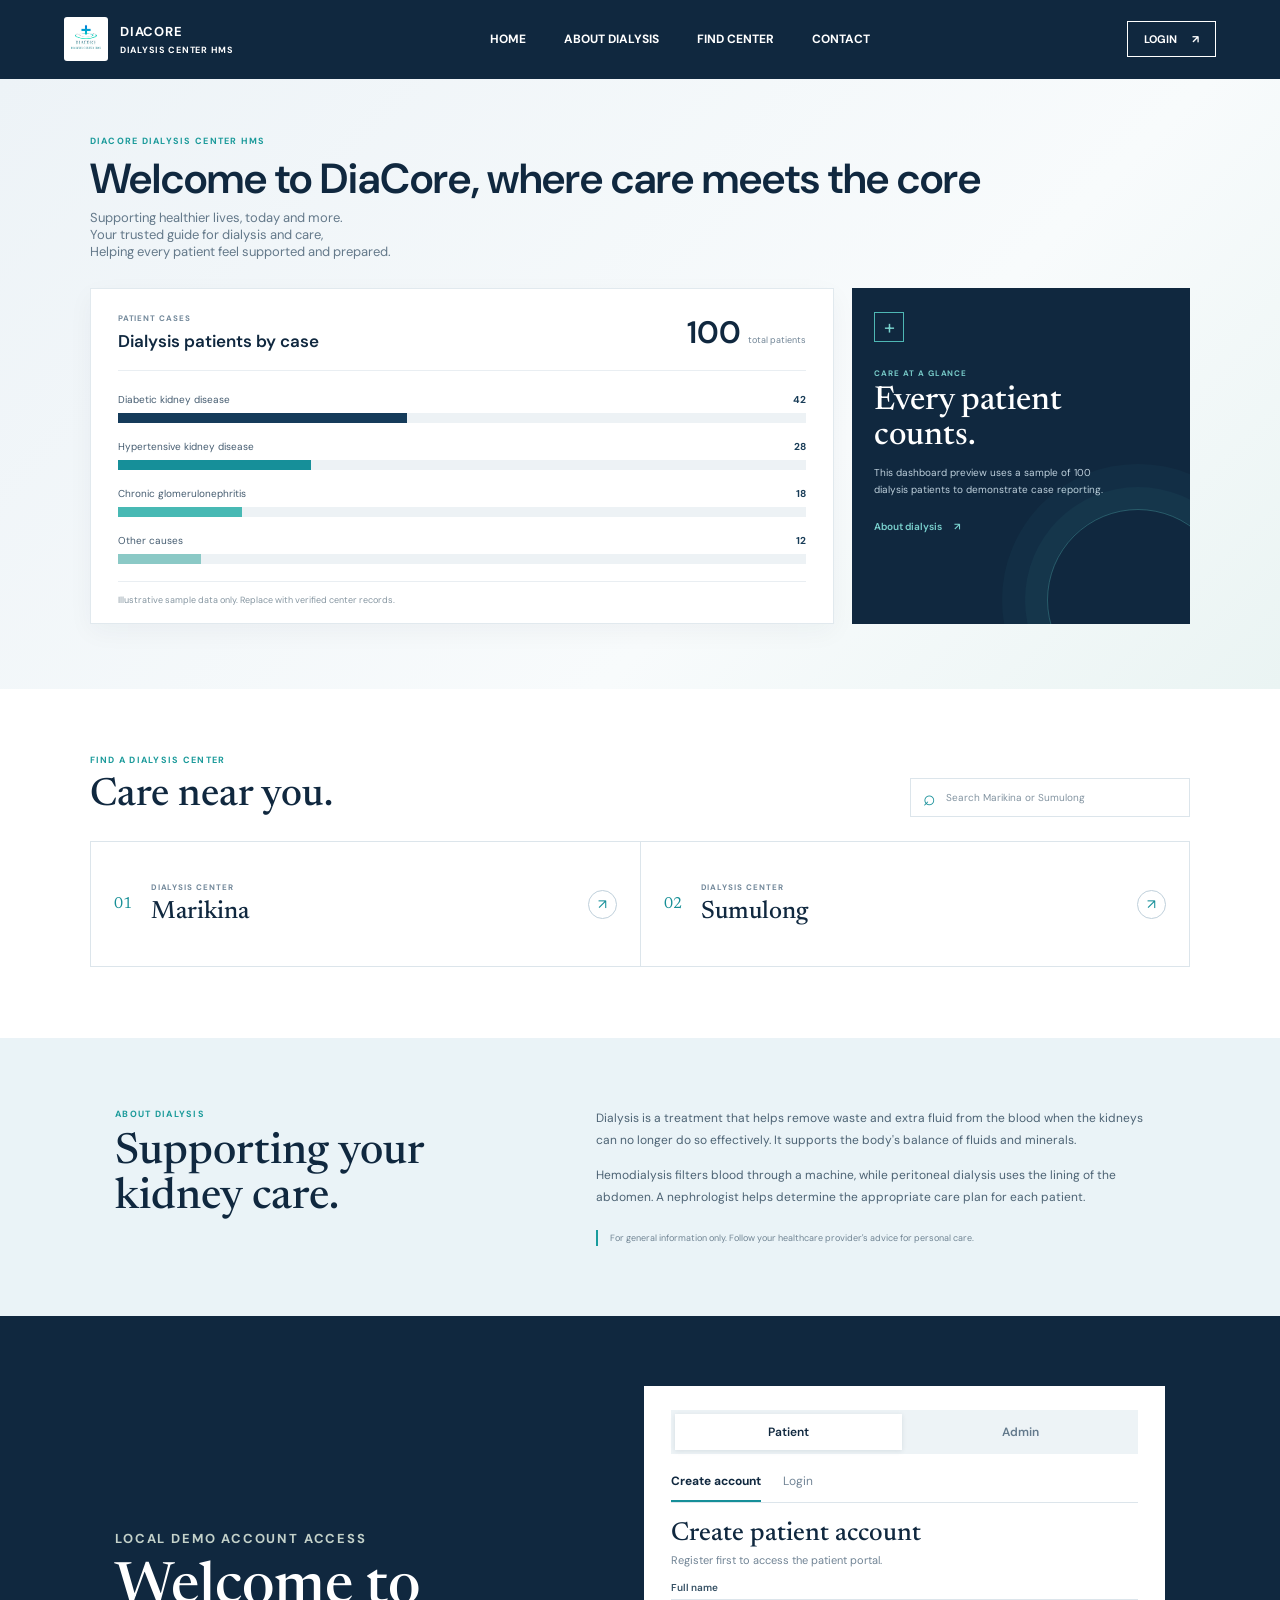
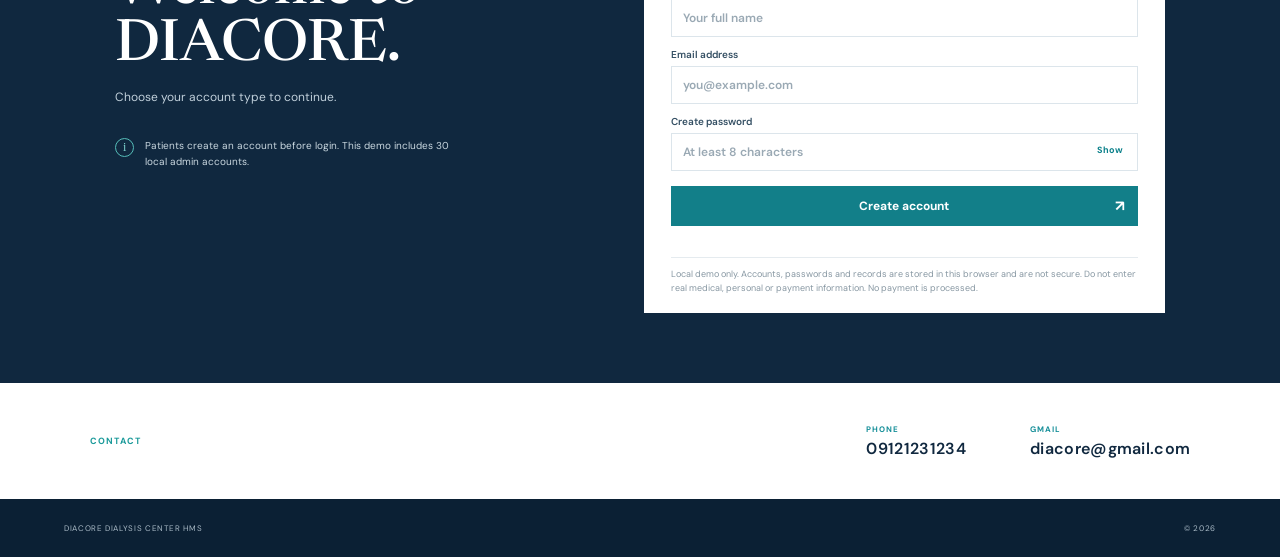
<file: index.html>
<!DOCTYPE html>
<html lang="en">
<head>
    <meta charset="UTF-8">
    <meta name="viewport" content="width=device-width, initial-scale=1.0">
    <meta name="theme-color" content="#10283f">
    <title>DIACORE Dialysis Center HMS</title>
    <link rel="preconnect" href="https://fonts.googleapis.com">
    <link rel="preconnect" href="https://fonts.gstatic.com" crossorigin>
    <link href="https://fonts.googleapis.com/css2?family=DM+Sans:wght@400;500;600;700&family=Newsreader:opsz,wght@6..72,500;6..72,600&display=swap" rel="stylesheet">
    <link rel="stylesheet" href="style.css">
    <script src="script.js" defer></script>
</head>
<body>
    <header class="dc-header">
        <a class="dc-brand" href="#top" aria-label="DIACORE Dialysis Center HMS home">
            <img src="asset/logo.png" alt="DIACORE logo">
            <span>DIACORE <small>Dialysis Center HMS</small></span>
        </a>
        <nav class="dc-nav" aria-label="Main navigation">
            <a class="active" href="#home">Home</a>
            <a href="#about">About Dialysis</a>
            <a href="#centers">Find Center</a>
            <a href="#contact">Contact</a>
        </nav>
        <a class="dc-header-action" href="#account">Login <span aria-hidden="true">↗</span></a>
    </header>

    <main id="top" class="dc-shell">
        <section class="dashboard-section" id="home" aria-labelledby="home-title">
            <div class="dashboard-heading">
                <div>
                    <p class="dc-eyebrow">DIACORE DIALYSIS CENTER HMS</p>
                    <h1 id="home-title">Welcome to DiaCore, where care meets the core</h1>
                    <p class="dashboard-subtitle">Supporting healthier lives, today and more.<br>Your trusted guide for dialysis and care,<br>Helping every patient feel supported and prepared.</p>
                </div>
            </div>
            <div class="dashboard-grid">
                <section class="chart-panel" aria-labelledby="chart-title">
                    <div class="panel-heading">
                        <div><p class="panel-kicker">PATIENT CASES</p><h2 id="chart-title">Dialysis patients by case</h2></div>
                        <div class="total-patients"><strong>100</strong><span>total patients</span></div>
                    </div>
                    <div class="bar-chart" role="img" aria-label="Sample bar chart of 100 dialysis patients by primary case: diabetic kidney disease 42, hypertensive kidney disease 28, chronic glomerulonephritis 18, and other causes 12.">
                        <div class="chart-row"><div class="chart-label"><span>Diabetic kidney disease</span><strong>42</strong></div><div class="bar-track"><span class="bar-fill" style="--bar-value: 42%"></span></div></div>
                        <div class="chart-row"><div class="chart-label"><span>Hypertensive kidney disease</span><strong>28</strong></div><div class="bar-track"><span class="bar-fill teal-bar" style="--bar-value: 28%"></span></div></div>
                        <div class="chart-row"><div class="chart-label"><span>Chronic glomerulonephritis</span><strong>18</strong></div><div class="bar-track"><span class="bar-fill light-bar" style="--bar-value: 18%"></span></div></div>
                        <div class="chart-row"><div class="chart-label"><span>Other causes</span><strong>12</strong></div><div class="bar-track"><span class="bar-fill muted-bar" style="--bar-value: 12%"></span></div></div>
                    </div>
                    <p class="chart-footnote">Illustrative sample data only. Replace with verified center records.</p>
                </section>
                <aside class="dashboard-aside">
                    <div class="aside-icon" aria-hidden="true">+</div>
                    <p class="panel-kicker">CARE AT A GLANCE</p>
                    <h2>Every patient<br>counts.</h2>
                    <p>This dashboard preview uses a sample of 100 dialysis patients to demonstrate case reporting.</p>
                    <a href="#about">About dialysis <span aria-hidden="true">↗</span></a>
                </aside>
            </div>
        </section>

        <section class="locations-section" id="centers" aria-labelledby="locations-title">
            <div class="section-title-row">
                <div><p class="dc-eyebrow">FIND A DIALYSIS CENTER</p><h2 id="locations-title">Care near you.</h2></div>
                <label class="location-search"><span aria-hidden="true">⌕</span><span class="visually-hidden">Search locations</span><input id="location-query" type="search" placeholder="Search Marikina or Sumulong"></label>
            </div>
            <div class="location-list" id="location-list">
                <article class="location-item" data-location="marikina">
                    <span class="location-index">01</span><div><p class="panel-kicker">DIALYSIS CENTER</p><h3>Marikina</h3></div><span class="location-arrow" aria-hidden="true">↗</span>
                </article>
                <article class="location-item" data-location="sumulong">
                    <span class="location-index">02</span><div><p class="panel-kicker">DIALYSIS CENTER</p><h3>Sumulong</h3></div><span class="location-arrow" aria-hidden="true">↗</span>
                </article>
            </div>
            <p class="location-empty" id="location-empty" hidden>No matching location. Search Marikina or Sumulong.</p>
        </section>

        <section class="about-section" id="about" aria-labelledby="about-title">
            <div class="about-heading"><p class="dc-eyebrow">ABOUT DIALYSIS</p><h2 id="about-title">Supporting your<br>kidney care.</h2></div>
            <div class="about-copy">
                <p>Dialysis is a treatment that helps remove waste and extra fluid from the blood when the kidneys can no longer do so effectively. It supports the body's balance of fluids and minerals.</p>
                <p>Hemodialysis filters blood through a machine, while peritoneal dialysis uses the lining of the abdomen. A nephrologist helps determine the appropriate care plan for each patient.</p>
                <span class="medical-note">For general information only. Follow your healthcare provider's advice for personal care.</span>
            </div>
        </section>

        <section class="account-section" id="account" aria-labelledby="account-title">
            <div class="account-copy">
                <p class="dc-eyebrow">LOCAL DEMO ACCOUNT ACCESS</p>
                <h2 id="account-title">Welcome to<br>DIACORE.</h2>
                <p>Choose your account type to continue.</p>
                <div class="account-info"><span class="account-info-mark" aria-hidden="true">i</span><span>Patients create an account before login. This demo includes 30 local admin accounts.</span></div>
            </div>
            <div class="auth-panel">
                <div class="role-toggle" role="group" aria-label="Choose account type">
                    <button class="role-button active" id="patient-role" type="button" aria-pressed="true">Patient</button>
                    <button class="role-button" id="admin-role" type="button" aria-pressed="false">Admin</button>
                </div>
                <div class="auth-tabs" id="patient-tabs" role="tablist" aria-label="Patient account actions">
                    <button class="auth-tab active" id="patient-signup-tab" type="button" aria-selected="true">Create account</button>
                    <button class="auth-tab" id="patient-login-tab" type="button" aria-selected="false">Login</button>
                </div>
                <div class="auth-tabs admin-tabs" id="admin-tabs" role="tablist" aria-label="Admin account actions" hidden>
                    <span class="admin-access-label">ADMIN LOGIN · 30 PROVISIONED ACCOUNTS</span>
                </div>
                <form class="auth-form" id="patient-signup-form">
                    <h3>Create patient account</h3><p class="form-intro">Register first to access the patient portal.</p>
                    <label>Full name<input type="text" name="patient-name" placeholder="Your full name" autocomplete="name" required></label>
                    <label>Email address<input type="email" name="patient-email" placeholder="you@example.com" autocomplete="email" required></label>
                    <label>Create password<span class="password-input-wrap"><input id="patient-password" type="password" name="patient-password" placeholder="At least 8 characters" minlength="8" autocomplete="new-password" required><button class="password-toggle" type="button" data-password-toggle aria-controls="patient-password" aria-label="Show password" aria-pressed="false">Show</button></span></label>
                    <button class="auth-submit" type="submit">Create account <span aria-hidden="true">↗</span></button>
                    <p class="form-message" aria-live="polite"></p>
                </form>
                <form class="auth-form" id="patient-login-form" hidden>
                    <h3>Patient login</h3><p class="form-intro">Login is available after patient registration.</p>
                    <label>Email address<input type="email" name="patient-login-email" placeholder="you@example.com" autocomplete="email" required></label>
                    <label>Password<span class="password-input-wrap"><input id="patient-login-password" type="password" name="patient-login-password" placeholder="Enter your password" autocomplete="current-password" required><button class="password-toggle" type="button" data-password-toggle aria-controls="patient-login-password" aria-label="Show password" aria-pressed="false">Show</button></span></label>
                    <button class="auth-submit" type="submit">Login as patient <span aria-hidden="true">↗</span></button>
                    <p class="form-message" aria-live="polite"></p>
                </form>
                <form class="auth-form" id="admin-login-form" hidden>
                    <h3>Admin login</h3>
                    <p class="admin-access-label">30 DEFAULT ADMIN DEMO ACCOUNTS</p>
                    <p class="form-intro">Email: admin1@diacore.com–admin30@diacore.com<br>Passwords: adminone1–adminthirty30 (matching number).</p>
                    <label>Admin email<input type="email" name="admin-email" placeholder="admin1@diacore.com" autocomplete="username" required></label>
                    <label>Password<span class="password-input-wrap"><input id="admin-password" type="password" name="admin-password" placeholder="Enter your password" autocomplete="current-password" required><button class="password-toggle" type="button" data-password-toggle aria-controls="admin-password" aria-label="Show password" aria-pressed="false">Show</button></span></label>
                    <button class="auth-submit" type="submit">Login <span aria-hidden="true">↗</span></button>
                    <p class="form-message" aria-live="polite"></p>
                </form>
                <p class="demo-disclaimer">Local demo only. Accounts, passwords and records are stored in this browser and are not secure. Do not enter real medical, personal or payment information. No payment is processed.</p>
            </div>
        </section>

        <section class="contact-section" id="contact" aria-label="Contact number">
            <p class="dc-eyebrow">CONTACT</p>
            <div class="contact-details">
                <a href="tel:09121231234"><span>PHONE</span><strong>09121231234</strong></a>
                <a href="mailto:diacore@gmail.com"><span>GMAIL</span><strong>diacore@gmail.com</strong></a>
            </div>
        </section>
    </main>

    <footer class="dc-footer">
        <span>DIACORE DIALYSIS CENTER HMS</span><span>© 2026</span>
    </footer>
</body>
</html>
</file>
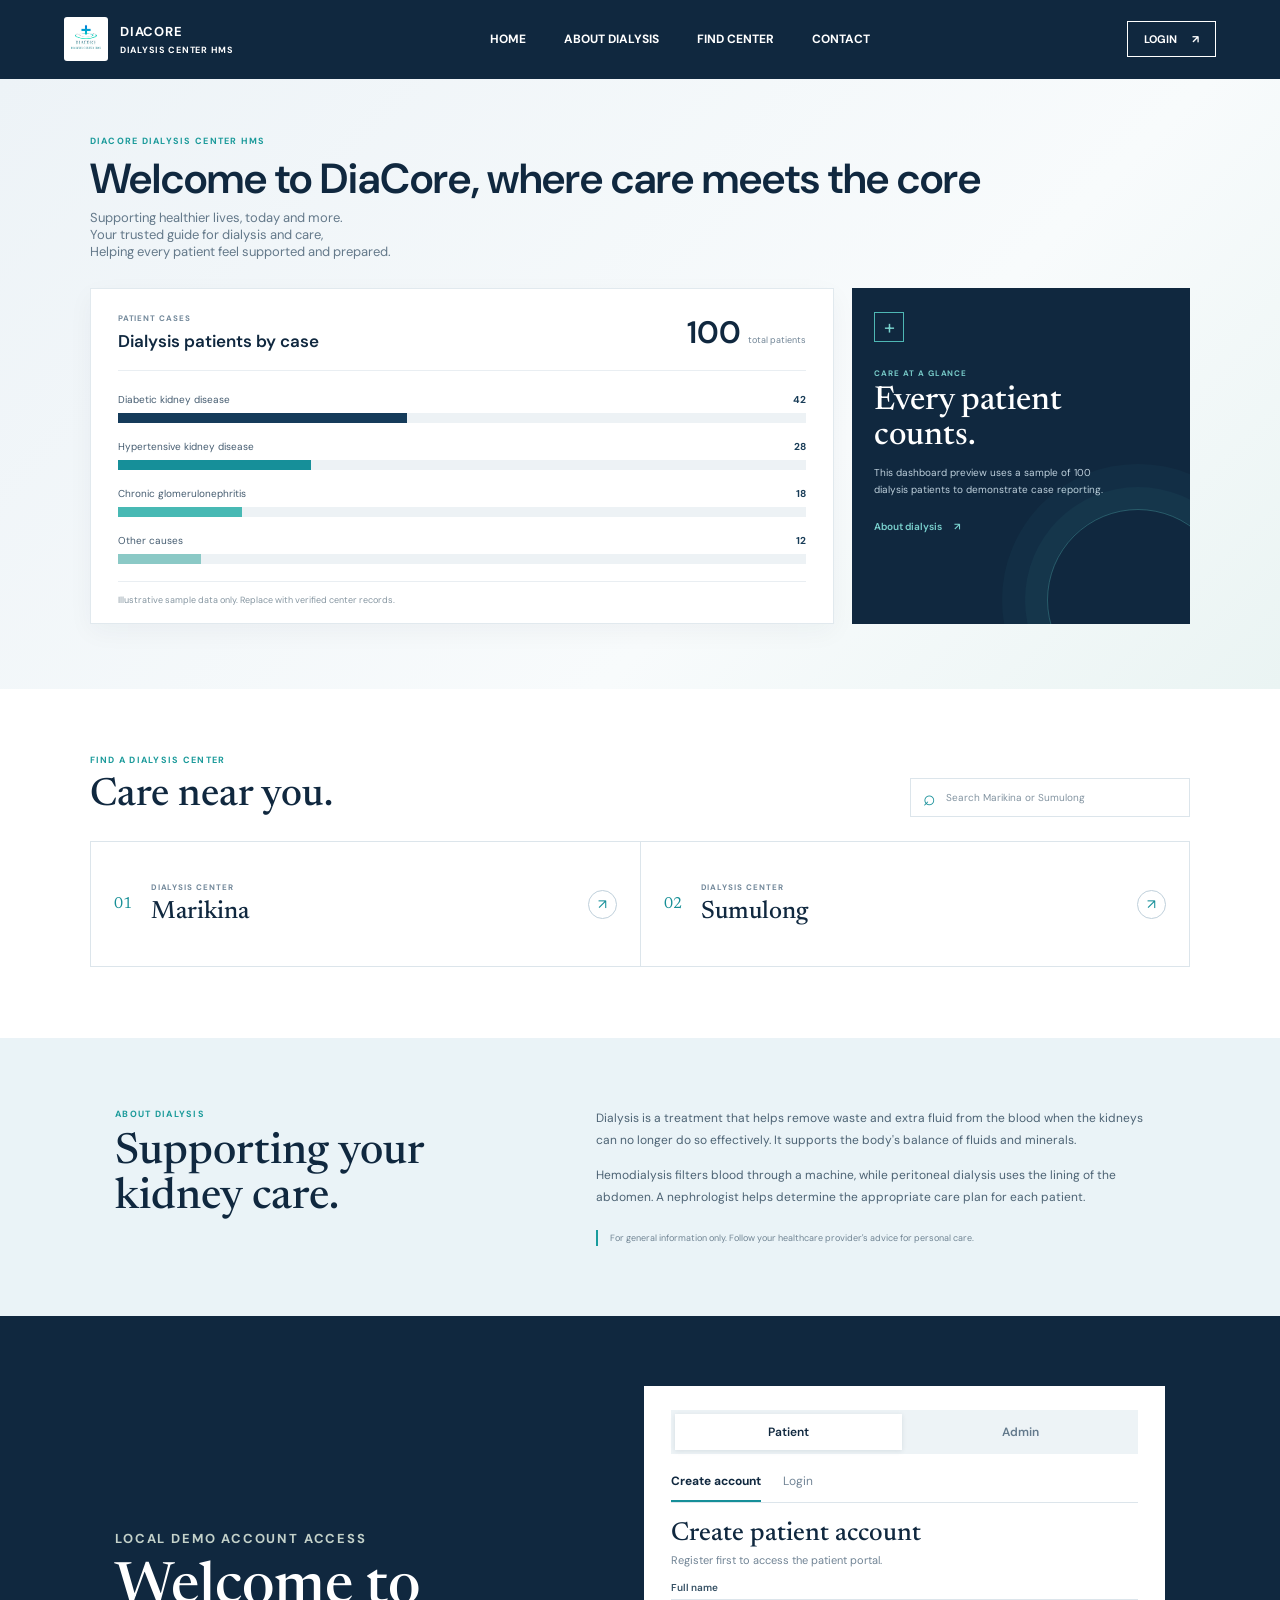
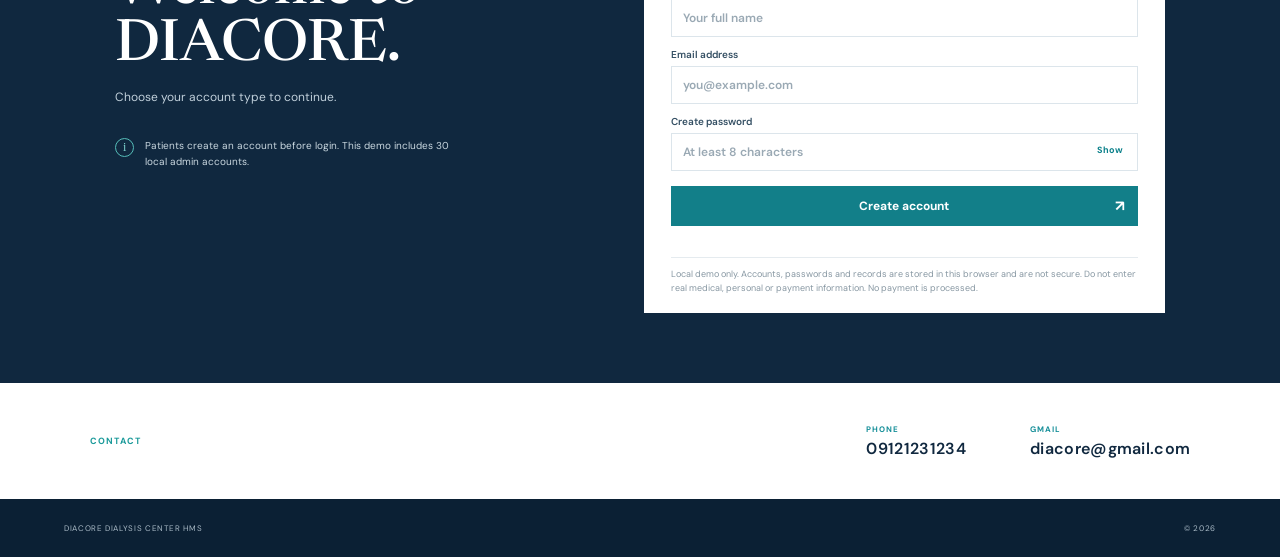
<file: admin.html>
<!DOCTYPE html>
<html lang="en">
<head>
	<meta charset="UTF-8">
	<meta name="viewport" content="width=device-width, initial-scale=1.0">
	<meta name="theme-color" content="#10283f">
	<title>Admin Portal | DIACORE Dialysis Center HMS</title>
	<link rel="preconnect" href="https://fonts.googleapis.com">
	<link rel="preconnect" href="https://fonts.gstatic.com" crossorigin>
	<link href="https://fonts.googleapis.com/css2?family=DM+Sans:wght@400;500;600;700&family=Newsreader:opsz,wght@6..72,500;6..72,600&display=swap" rel="stylesheet">
	<link rel="stylesheet" href="style.css">
	<script src="script.js" defer></script>
</head>
<body data-page="admin">
	<header class="portal-header">
		<button class="menu-toggle" id="menu-toggle" type="button" aria-label="Open navigation menu" aria-expanded="false" aria-controls="portal-menu">
			<span class="hamburger-icon" aria-hidden="true"><i></i><i></i><i></i></span>
		</button>
		<a class="portal-brand" href="index.html" aria-label="DIACORE home">
			<img src="asset/logo.png" alt="">
			<span>DIACORE <small>ADMIN PORTAL</small></span>
		</a>
		<div class="portal-header-actions"><span id="portal-user"></span><button id="logout-button" class="logout-button" type="button">Logout</button></div>
	</header>
	<aside class="portal-menu" id="portal-menu" aria-label="Admin navigation">
		<div class="menu-heading"><span>ADMIN MENU</span><button id="menu-close" type="button" aria-label="Close navigation menu">×</button></div>
		<nav class="portal-nav">
			<a href="#dashboard" data-view="dashboard">Dashboard</a>
			<a href="#billing" data-view="billing">Billing</a>
			<a href="#profile" data-view="profile">Profile</a>
			<a href="#schedule" data-view="schedule">Schedule</a>
			<a href="#patients" data-view="patients">Patient</a>
			<a href="#announcements" data-view="announcements">Announcement</a>
			<a href="#reports" data-view="reports">Report</a>
			<a href="#messages" data-view="messages">Message</a>
		</nav>
		<p class="menu-footnote">DIACORE DIALYSIS CENTER HMS</p>
	</aside>
	<main class="portal-main">
		<div class="portal-title-row"><div><p class="portal-kicker">DIACORE DIALYSIS CENTER HMS</p><h1 id="view-title">Dashboard</h1></div><span class="demo-chip">LOCAL DEMO</span></div>
		<div id="portal-content" class="portal-content" aria-live="polite"></div>
	</main>
	<footer class="portal-footer"><span>DIACORE DIALYSIS CENTER HMS</span><span>Local demo data is stored in this browser.</span></footer>
</body>
</html>
</file>
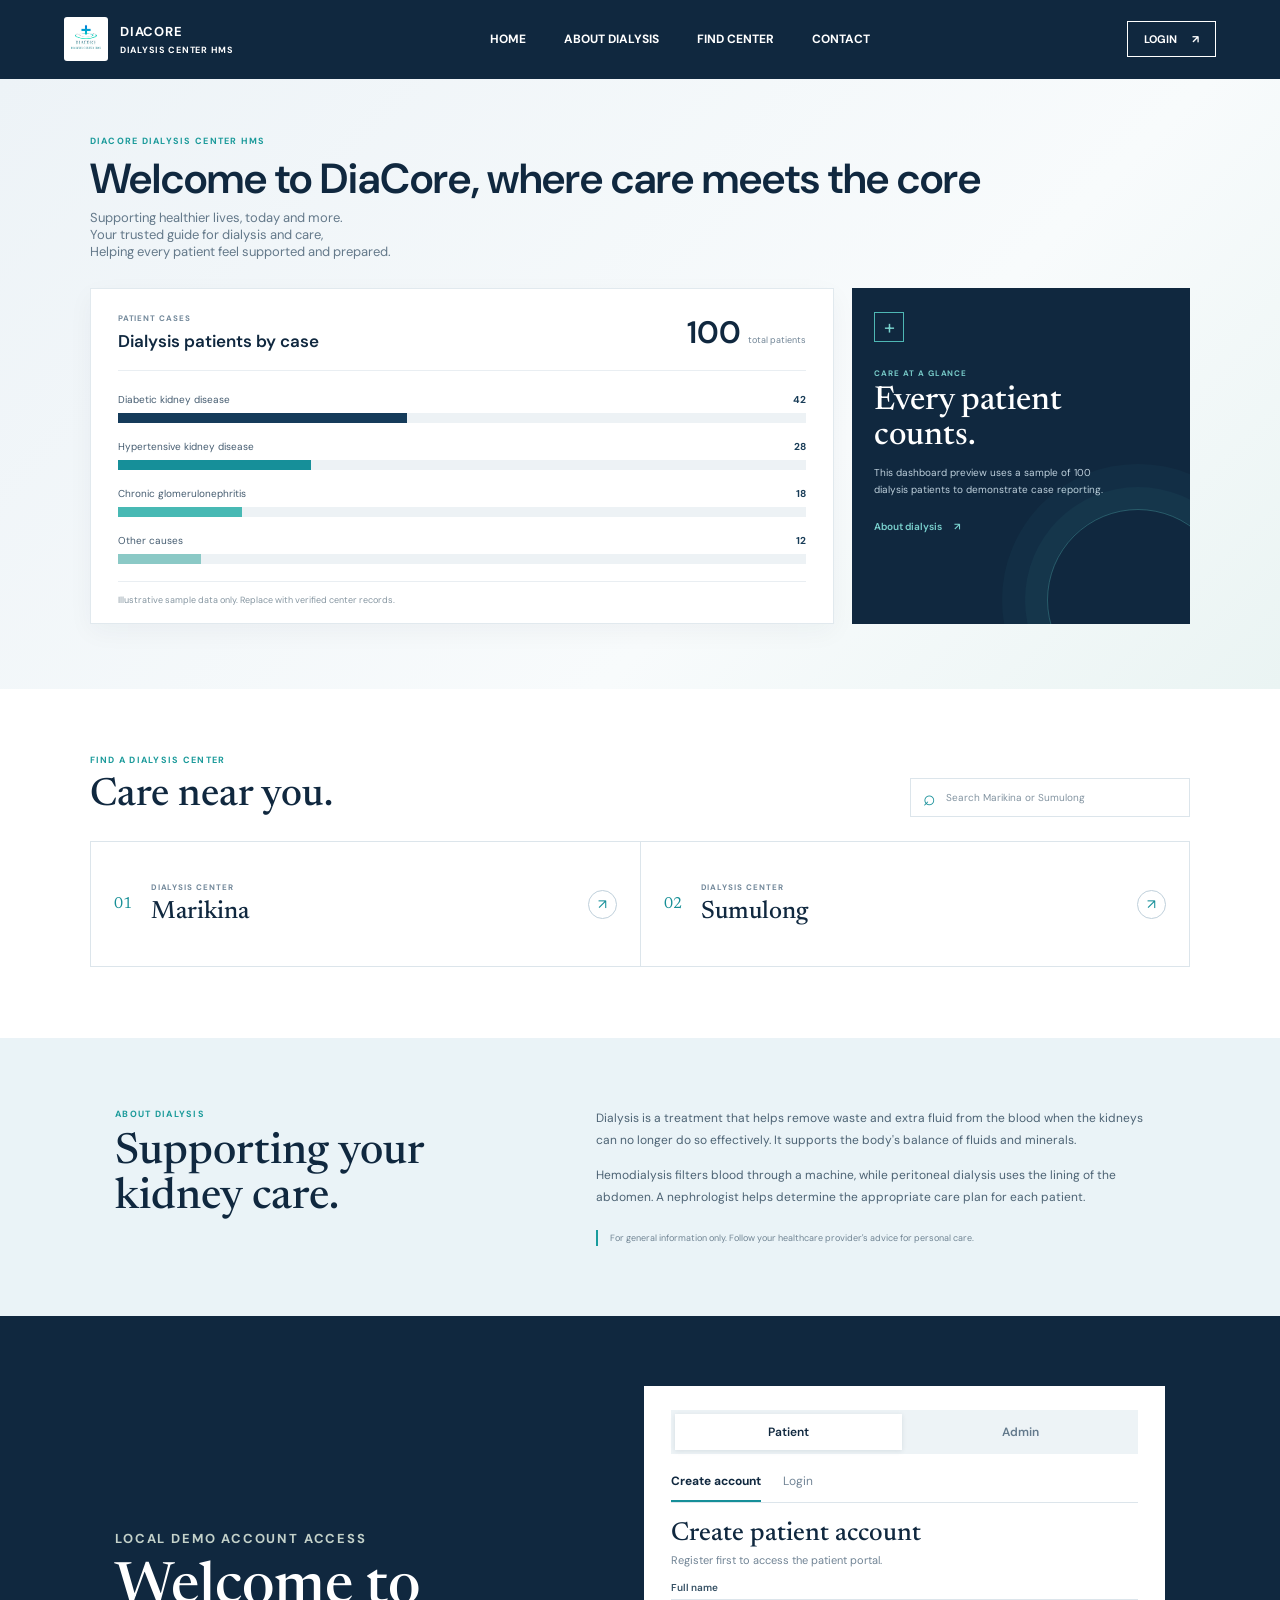
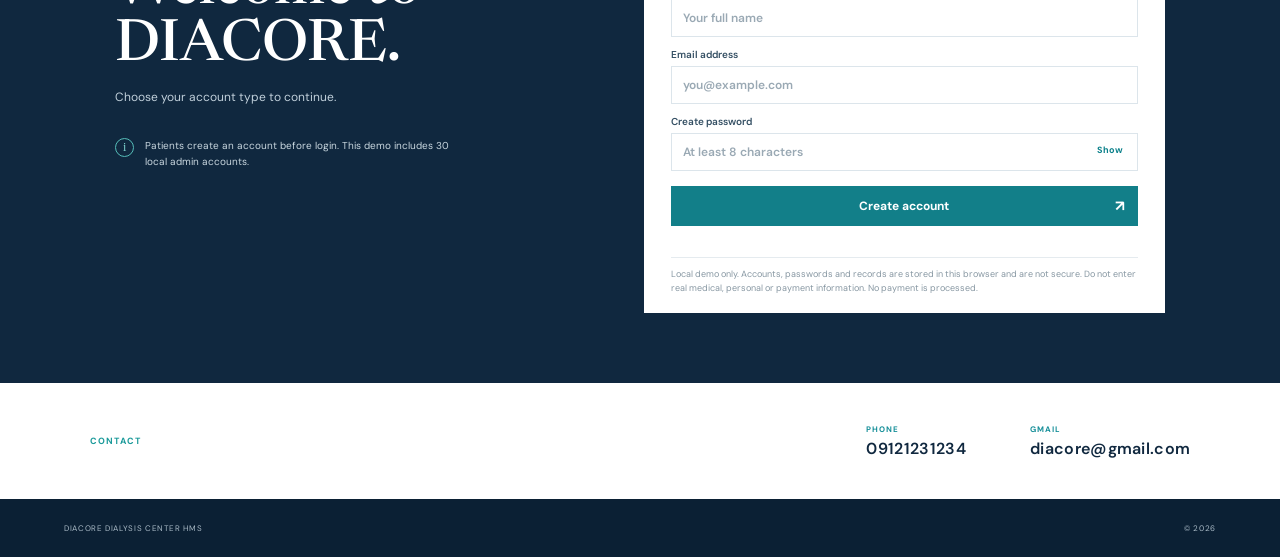
<file: patient.html>
<!DOCTYPE html>
<html lang="en">
<head>
	<meta charset="UTF-8">
	<meta name="viewport" content="width=device-width, initial-scale=1.0">
	<meta name="theme-color" content="#10283f">
	<title>Patient Portal | DIACORE Dialysis Center HMS</title>
	<link rel="preconnect" href="https://fonts.googleapis.com">
	<link rel="preconnect" href="https://fonts.gstatic.com" crossorigin>
	<link href="https://fonts.googleapis.com/css2?family=DM+Sans:wght@400;500;600;700&family=Newsreader:opsz,wght@6..72,500;6..72,600&display=swap" rel="stylesheet">
	<link rel="stylesheet" href="style.css">
	<script src="script.js" defer></script>
</head>
<body data-page="patient">
	<header class="portal-header">
		<button class="menu-toggle" id="menu-toggle" type="button" aria-label="Open navigation menu" aria-expanded="false" aria-controls="portal-menu">
			<span class="hamburger-icon" aria-hidden="true"><i></i><i></i><i></i></span>
		</button>
		<a class="portal-brand" href="index.html" aria-label="DIACORE home">
			<img src="asset/logo.png" alt="">
			<span>DIACORE <small>PATIENT PORTAL</small></span>
		</a>
		<div class="portal-header-actions"><span id="portal-user"></span><button id="logout-button" class="logout-button" type="button">Logout</button></div>
	</header>
	<aside class="portal-menu" id="portal-menu" aria-label="Patient navigation">
		<div class="menu-heading"><span>PATIENT MENU</span><button id="menu-close" type="button" aria-label="Close navigation menu">×</button></div>
		<nav class="portal-nav">
			<a href="#announcements" data-view="announcements">Announcement</a>
			<a href="#profile" data-view="profile">Profile</a>
			<a href="#notes" data-view="notes">Nurses notes</a>
			<a href="#schedule" data-view="schedule">Schedule</a>
			<a href="#billing" data-view="billing">Billing</a>
			<a href="#notifications" data-view="notifications">Notification</a>
			<a href="#messages" data-view="messages">Message</a>
		</nav>
		<p class="menu-footnote">DIACORE DIALYSIS CENTER HMS</p>
	</aside>
	<main class="portal-main">
		<div class="portal-title-row"><div><p class="portal-kicker">DIACORE DIALYSIS CENTER HMS</p><h1 id="view-title">Announcement</h1></div><span class="demo-chip">LOCAL DEMO</span></div>
		<div id="portal-content" class="portal-content" aria-live="polite"></div>
	</main>
	<footer class="portal-footer"><span>DIACORE DIALYSIS CENTER HMS</span><span>Your portal shows only the account signed in here.</span></footer>
</body>
</html>
</file>
<file: style.css>
:root {
	 color-scheme: light;
	 --ink: #19342e;
	 --muted: #6b7d76;
	 --green: #245b4d;
	 --green-dark: #173f35;
	 --lime: #d9edbd;
	 --paper: #f5f8f3;
	 --line: #dce5dc;
	 --coral: #d76a4d;
	 font-family: "DM Sans", sans-serif;
	 font-synthesis: none;
	 text-rendering: optimizeLegibility;
 }

 * { box-sizing: border-box; }
 [hidden] { display: none !important; }
 html { scroll-behavior: smooth; }
 body { margin: 0; color: var(--ink); background: #fff; }
 a { color: inherit; text-decoration: none; }
 button, input { font: inherit; }
 button { cursor: pointer; }
 .visually-hidden { position: absolute; width: 1px; height: 1px; padding: 0; margin: -1px; overflow: hidden; clip: rect(0, 0, 0, 0); white-space: nowrap; border: 0; }

 .site-header { height: 78px; padding: 0 max(5.5vw, 24px); display: flex; align-items: center; justify-content: space-between; border-bottom: 1px solid #e9eee8; background: rgba(255,255,255,.96); }
 .brand { display: inline-flex; align-items: center; gap: 10px; flex-shrink: 0; }
 .brand-mark { width: 35px; height: 35px; display: grid; place-items: center; border-radius: 50%; background: var(--green); color: #fff; font: 600 23px "Newsreader", serif; }
 .brand-name { font-weight: 700; font-size: 14px; letter-spacing: .04em; }
 .brand-name small { margin-left: 4px; color: var(--green); font-size: 10px; letter-spacing: .1em; }
 .main-nav { display: flex; align-items: center; gap: 38px; height: 100%; }
 .nav-link { height: 100%; display: flex; align-items: center; position: relative; color: #65766f; font-size: 13px; }
 .nav-link.active { color: var(--ink); font-weight: 600; }
 .nav-link.active::after { content: ""; position: absolute; bottom: 0; height: 2px; width: 100%; background: var(--green); }
 .header-action { padding: 11px 17px; border: 1px solid var(--green); border-radius: 3px; color: var(--green); font-size: 13px; font-weight: 600; }
 .header-action span { margin-left: 13px; }

 .hero { min-height: 510px; display: grid; grid-template-columns: 1fr 1.05fr; padding: 52px max(5.5vw, 24px) 58px; background: var(--paper); position: relative; overflow: hidden; }
 .hero-copy { align-self: center; padding: 10px 4vw 10px 0; position: relative; z-index: 1; }
 .eyebrow { margin: 0 0 17px; color: var(--green); font-size: 10px; font-weight: 700; letter-spacing: .15em; }
 .eyebrow-dot { display: inline-block; width: 7px; height: 7px; margin-right: 9px; border-radius: 50%; background: var(--coral); }
 h1, h2, .auth-form h3 { font-family: "Newsreader", Georgia, serif; font-weight: 500; letter-spacing: 0; }
 .hero h1 { margin: 0; font-size: clamp(54px, 6.2vw, 84px); line-height: .94; }
 .hero h1 em { color: var(--green); font-weight: 500; }
 .hero-description { max-width: 385px; margin: 21px 0 25px; color: #62746d; font-size: 14px; line-height: 1.75; }
 .search-form { display: flex; width: min(100%, 490px); padding: 5px; background: #fff; border: 1px solid #e1e8df; box-shadow: 0 9px 28px rgba(27, 58, 47, .06); }
 .search-field { min-width: 0; flex: 1; display: flex; align-items: center; padding: 0 13px; }
 .search-icon { margin-right: 10px; color: var(--green); font-size: 25px; line-height: 1; }
 .search-field input { width: 100%; min-width: 0; padding: 12px 0; border: 0; outline: 0; color: var(--ink); font-size: 12px; }
 .search-field input::placeholder { color: #89968f; }
 .search-button, .auth-submit { border: 0; background: var(--green); color: #fff; font-size: 12px; font-weight: 600; }
 .search-button { padding: 0 18px; white-space: nowrap; }
 .search-button span { margin-left: 12px; }
 .hero-footnote { margin-top: 17px; color: #718079; font-size: 11px; }
 .pin-icon { margin-right: 5px; color: var(--coral); font-size: 17px; vertical-align: -1px; }
 .hero-visual { min-height: 390px; position: relative; overflow: hidden; background: #7c9c8b url("https://images.unsplash.com/photo-1576091160399-112ba8d25d1d?auto=format&fit=crop&w=1400&q=85") center 43% / cover no-repeat; }
 .hero-visual::before { content: ""; position: absolute; inset: 0; background: linear-gradient(180deg, transparent 48%, rgba(18, 50, 41, .56)); }
 .visual-caption { position: absolute; left: 24px; bottom: 24px; display: flex; gap: 11px; align-items: center; color: #fff; font-size: 11px; line-height: 1.6; }
 .visual-caption strong { font-size: 14px; font-weight: 600; }
 .caption-pulse { width: 11px; height: 11px; border-radius: 50%; background: #d9edbd; box-shadow: 0 0 0 5px rgba(217,237,189,.2); }
 .hero-stamp { position: absolute; top: 19px; right: 18px; display: flex; gap: 6px; align-items: center; padding: 9px 11px; background: #fff; color: var(--green); font-size: 8px; font-weight: 700; letter-spacing: .08em; }
 .hero-index { position: absolute; right: 5.5vw; bottom: 22px; display: flex; align-items: center; gap: 11px; color: #73817b; font-size: 9px; }
 .hero-index span { width: 30px; height: 1px; background: var(--green); }

 .centers-section { padding: 83px max(5.5vw, 24px) 75px; }
 .section-heading { display: flex; justify-content: space-between; align-items: end; gap: 25px; margin-bottom: 34px; }
 .section-heading .eyebrow { margin-bottom: 12px; }
 h2 { margin: 0; font-size: clamp(36px, 4vw, 50px); line-height: 1.05; }
 .section-intro { max-width: 290px; margin: 0 0 4px; color: var(--muted); font-size: 13px; line-height: 1.7; }
 .directory-toolbar { display: flex; justify-content: space-between; align-items: center; gap: 15px; margin-bottom: 19px; border-bottom: 1px solid var(--line); }
 .region-tabs { display: flex; align-items: center; gap: 25px; overflow-x: auto; }
 .region-tab { padding: 0 0 13px; border: 0; border-bottom: 2px solid transparent; background: transparent; color: #77867f; white-space: nowrap; font-size: 11px; }
 .region-tab span { margin-left: 5px; color: #9ba69f; font-size: 9px; }
 .region-tab.selected { border-bottom-color: var(--green); color: var(--green-dark); font-weight: 700; }
 .results-count { flex-shrink: 0; margin: 0 0 13px; color: #7b8982; font-size: 10px; }
 .center-grid { display: grid; grid-template-columns: repeat(3, minmax(0, 1fr)); border-top: 1px solid var(--line); border-left: 1px solid var(--line); }
 .center-card { min-height: 213px; padding: 22px 23px 17px; border-right: 1px solid var(--line); border-bottom: 1px solid var(--line); display: flex; flex-direction: column; transition: background .2s ease; }
 .center-card:hover { background: #f5f8f3; }
 .center-card-featured { background: #f5f8f3; }
 .center-card-top, .center-card-bottom { display: flex; justify-content: space-between; align-items: center; }
 .center-type { color: var(--green); font-size: 8px; font-weight: 700; letter-spacing: .1em; }
 .center-number { color: #a4b0a9; font: 13px "Newsreader", serif; }
 .center-card h3 { margin: 22px 0 10px; font: 500 24px/1.05 "Newsreader", Georgia, serif; }
 .center-address { margin: 0 0 17px; color: #7d8983; font-size: 10px; }
 .center-address span { padding-right: 4px; color: var(--coral); font-size: 15px; vertical-align: -1px; }
 .center-card-bottom { margin-top: auto; padding-top: 11px; border-top: 1px solid #e7ece6; }
 .open-status { color: #64756d; font-size: 9px; }
 .open-status i { display: inline-block; width: 6px; height: 6px; margin-right: 5px; border-radius: 50%; background: #7ca75d; }
 .center-card-bottom a { width: 25px; height: 25px; display: grid; place-items: center; border: 1px solid #cbd8ce; border-radius: 50%; color: var(--green); font-size: 13px; }
 .no-results { padding: 28px 0; color: var(--muted); font-size: 13px; }
 .directory-note { margin: 13px 0 0; color: #9aa59e; font-size: 9px; }

 .account-section { display: grid; grid-template-columns: 1fr 1fr; gap: 8vw; align-items: center; padding: 77px max(9vw, 24px); background: var(--green-dark); color: #fff; }
 .account-copy .eyebrow { color: var(--lime); }
 .account-copy h2 { font-size: clamp(42px, 5vw, 62px); }
 .account-copy > p:not(.eyebrow) { max-width: 390px; color: #c3d1c9; font-size: 13px; line-height: 1.75; }
 .account-points { display: flex; align-items: center; gap: 13px; margin-top: 20px; color: #ecf1eb; font-size: 11px; }
 .account-points span { color: #b6d38f; font: 15px "Newsreader", serif; }
 .auth-panel { padding: 25px 29px 20px; background: #fff; color: var(--ink); }
 .auth-tabs { display: flex; gap: 22px; border-bottom: 1px solid var(--line); }
 .auth-tab { padding: 0 0 12px; border: 0; border-bottom: 2px solid transparent; background: transparent; color: #7c8983; font-size: 12px; }
 .auth-tab.active { border-bottom-color: var(--green); color: var(--green-dark); font-weight: 700; }
 .auth-form { padding-top: 21px; }
 .auth-form h3 { margin: 0 0 4px; font-size: 27px; }
 .form-intro { margin: 0 0 17px; color: var(--muted); font-size: 11px; }
 .auth-form label { display: block; margin-top: 13px; color: #435a50; font-size: 10px; font-weight: 600; }
 .auth-form input { width: 100%; margin-top: 6px; padding: 11px 12px; border: 1px solid #dce5dc; border-radius: 2px; outline-color: var(--green); color: var(--ink); font-size: 11px; }
 .auth-form input::placeholder { color: #a2ada6; }
 .auth-submit { width: 100%; min-height: 42px; margin-top: 17px; display: flex; justify-content: space-between; align-items: center; padding: 0 14px; }
 .auth-submit span { font-size: 16px; }
 .form-message { min-height: 14px; margin: 9px 0 0; color: var(--green); font-size: 10px; }
 .demo-disclaimer { margin: 8px 0 0; color: #87938c; font-size: 9px; line-height: 1.5; }

 .about-strip { min-height: 128px; padding: 28px max(5.5vw, 24px); display: flex; align-items: center; gap: 22px; border-bottom: 1px solid #e5ebe4; }
 .about-mark { width: 48px; height: 48px; flex-shrink: 0; display: grid; place-items: center; border: 1px solid #b8cbbd; border-radius: 50%; color: var(--green); font: 27px "Newsreader", serif; }
 .about-strip p { max-width: 510px; margin: 0; color: #66766f; font-size: 12px; line-height: 1.7; }
 .about-strip p strong { color: var(--ink); }
 .about-strip > a { margin-left: auto; color: var(--green); font-size: 11px; font-weight: 700; white-space: nowrap; }
 .about-strip > a span { margin-left: 10px; }
 .site-footer { min-height: 78px; padding: 18px max(5.5vw, 24px); display: flex; align-items: center; gap: 26px; }
 .footer-brand .brand-mark { width: 29px; height: 29px; font-size: 19px; }
 .footer-brand .brand-name { font-size: 11px; }
 .site-footer > p, .site-footer > a:not(.brand), .footer-copy { color: #819087; font-size: 9px; }
 .site-footer > a:not(.brand) { margin-left: auto; color: var(--green); font-weight: 600; }
 .site-footer > a:not(.brand) span { margin-left: 8px; }

 @media (max-width: 800px) {
	 .site-header { height: 68px; }
	 .main-nav { gap: 18px; }
	 .hero { grid-template-columns: 1fr 1fr; min-height: 440px; padding-top: 40px; padding-bottom: 46px; }
	 .hero-visual { min-height: 340px; }
	 .hero h1 { font-size: clamp(50px, 7vw, 68px); }
	 .center-card { padding: 18px 15px 15px; }
	 .center-card h3 { font-size: 21px; }
	 .account-section { gap: 5vw; padding-left: 6vw; padding-right: 6vw; }
 }
 @media (max-width: 600px) {
	 .site-header { padding: 0 18px; }
	 .main-nav { gap: 14px; }
	 .nav-link { font-size: 10px; }
	 .main-nav a:nth-child(2) { display: none; }
	 .header-action { padding: 9px 11px; font-size: 11px; }
	 .header-action span { margin-left: 5px; }
	 .brand-mark { width: 31px; height: 31px; }
	 .brand-name { font-size: 12px; }
	 .hero { grid-template-columns: 1fr; padding: 41px 20px 40px; }
	 .hero-copy { padding: 0; }
	 .hero h1 { font-size: 64px; }
	 .hero-description { margin: 16px 0 19px; font-size: 13px; }
	 .search-form { width: 100%; }
	 .search-button { padding: 0 12px; font-size: 10px; }
	 .search-button span { margin-left: 5px; }
	 .hero-visual { min-height: 245px; margin-top: 29px; }
	 .hero-index { display: none; }
	 .centers-section { padding: 57px 20px 53px; }
	 .section-heading { display: block; margin-bottom: 26px; }
	 h2 { font-size: 40px; }
	 .section-intro { margin-top: 13px; }
	 .directory-toolbar { display: block; border: 0; }
	 .region-tabs { gap: 20px; border-bottom: 1px solid var(--line); }
	 .results-count { margin-top: 12px; }
	 .center-grid { grid-template-columns: 1fr; }
	 .center-card { min-height: 184px; padding: 18px 19px 15px; }
	 .center-card h3 { margin-top: 17px; font-size: 24px; }
	 .account-section { grid-template-columns: 1fr; gap: 28px; padding: 53px 20px; }
	 .account-copy h2 { font-size: 50px; }
	 .auth-panel { padding: 23px 20px 17px; }
	 .about-strip { min-height: unset; flex-wrap: wrap; gap: 14px; padding: 23px 20px; }
	 .about-strip p { flex: 1; min-width: 190px; }
	 .about-strip > a { margin-left: 62px; }
	 .site-footer { padding: 20px; flex-wrap: wrap; gap: 12px 18px; }
	 .site-footer > p { margin: 0; }
	 .site-footer > a:not(.brand) { margin-left: auto; }
	 .footer-copy { width: 100%; }
 }
 @media (prefers-reduced-motion: reduce) {
	 html { scroll-behavior: auto; }
	 *, *::before, *::after { transition-duration: .01ms !important; }
 }

 body { background: #f4f7fa; color: #142d45; }
 .dc-shell {
	 --navy: #10283f;
	 --navy-soft: #1b3a55;
	 --teal: #1b9a9a;
	 --teal-light: #d9f0ef;
	 --white: #fff;
	 --ink-soft: #526678;
	 --border: #dce5eb;
	 max-width: 1600px;
	 min-height: 70vh;
	 margin: 0 auto;
	 color: var(--navy);
 }
 .dc-header { min-height: 78px; padding: 0 max(5vw, 22px); display: flex; align-items: center; justify-content: space-between; gap: 24px; background: var(--navy); color: #fff; }
 .dc-brand { display: flex; align-items: center; gap: 12px; color: #fff; font-size: 13px; font-weight: 700; letter-spacing: .06em; white-space: nowrap; }
 .dc-brand img { width: 44px; height: 44px; object-fit: contain; background: #fff; border-radius: 3px; }
 .dc-brand small { display: block; margin-top: 4px; color: #a9c2d1; font-size: 9px; font-weight: 500; letter-spacing: .08em; }
 .dc-nav { display: flex; align-items: center; gap: clamp(15px, 3vw, 38px); height: 78px; }
 .dc-nav a { height: 100%; display: flex; align-items: center; position: relative; color: #cad8e1; font-size: 12px; white-space: nowrap; }
 .dc-nav a:hover, .dc-nav a.active { color: #fff; }
 .dc-nav a.active::after { content: ""; position: absolute; right: 0; bottom: 0; left: 0; height: 3px; background: var(--teal); }
 .dc-header-action { padding: 10px 16px; border: 1px solid #4cb8b6; color: #fff; font-size: 11px; white-space: nowrap; }
 .dc-header-action span { margin-left: 12px; color: #77d2ce; }
 .dashboard-section { padding: 56px max(7vw, 24px) 65px; background: linear-gradient(135deg, #edf3f7 0%, #f8fbfc 64%, #eaf4f3 100%); }
 .dashboard-heading { display: flex; align-items: end; justify-content: space-between; gap: 20px; margin-bottom: 28px; }
 .dc-eyebrow { margin: 0 0 10px; color: var(--teal, #158e91); font-size: 9px; font-weight: 700; letter-spacing: .14em; }
 .dashboard-heading h1 { margin: 0; color: #10283f; font: 600 42px/1.05 "DM Sans", sans-serif; }
 .dashboard-subtitle { margin: 8px 0 0; color: #64798a; font-size: 13px; }
 .dashboard-grid { display: grid; grid-template-columns: minmax(0, 1.65fr) minmax(230px, .75fr); gap: 18px; }
 .chart-panel { padding: 24px 27px 17px; background: #fff; border: 1px solid #e1e9ee; box-shadow: 0 8px 24px rgba(16,40,63,.045); }
 .panel-heading { display: flex; justify-content: space-between; align-items: start; gap: 15px; padding-bottom: 18px; border-bottom: 1px solid #e9eef2; }
 .panel-kicker { margin: 0 0 7px; color: #72889a; font-size: 8px; font-weight: 700; letter-spacing: .12em; }
 .panel-heading h2 { margin: 0; color: var(--navy, #10283f); font: 600 17px/1.3 "DM Sans", sans-serif; }
 .total-patients { display: flex; align-items: baseline; gap: 7px; white-space: nowrap; }
 .total-patients strong { color: #10283f; font: 600 31px/1 "DM Sans", sans-serif; }
 .total-patients span { color: #718596; font-size: 9px; }
 .bar-chart { display: grid; gap: 17px; padding: 22px 0 17px; }
 .chart-row { display: grid; gap: 7px; }
 .chart-label { display: flex; justify-content: space-between; gap: 12px; color: #455c70; font-size: 10px; }
 .chart-label strong { color: #183c57; font-size: 10px; }
 .bar-track { height: 10px; overflow: hidden; background: #edf2f5; }
 .bar-fill { display: block; width: var(--bar-value); height: 100%; background: #153b5a; animation: grow-bar .75s ease-out both; transform-origin: left; }
 .teal-bar { background: #168f99; animation-delay: .08s; }
 .light-bar { background: #48b9b4; animation-delay: .16s; }
 .muted-bar { background: #8bc9c6; animation-delay: .24s; }
 @keyframes grow-bar { from { transform: scaleX(0); } to { transform: scaleX(1); } }
 .chart-footnote { margin: 0; padding-top: 12px; border-top: 1px solid #e9eef2; color: #8696a1; font-size: 9px; }
 .dashboard-aside { min-height: 285px; padding: 24px 22px; position: relative; overflow: hidden; background: #10283f; color: #fff; }
 .dashboard-aside::after { content: ""; position: absolute; right: -39px; bottom: -67px; width: 180px; height: 180px; border: 1px solid rgba(88,194,190,.34); border-radius: 50%; box-shadow: 0 0 0 22px rgba(88,194,190,.05), 0 0 0 45px rgba(88,194,190,.04); }
 .aside-icon { width: 30px; height: 30px; margin-bottom: 26px; display: grid; place-items: center; border: 1px solid #4eb7b4; color: #78d2cd; font-size: 20px; }
 .dashboard-aside .panel-kicker { color: #77cac8; }
 .dashboard-aside h2 { margin: 0; color: #fff; font: 500 33px/1.05 "Newsreader", Georgia, serif; }
 .dashboard-aside > p:not(.panel-kicker) { max-width: 230px; color: #bed0dc; font-size: 10px; line-height: 1.7; }
 .dashboard-aside a { display: inline-block; margin-top: 12px; color: #7ad1ce; font-size: 10px; font-weight: 600; }
 .dashboard-aside a span { margin-left: 10px; }
 .locations-section { padding: 65px max(7vw, 24px) 71px; background: #fff; }
 .section-title-row { display: flex; justify-content: space-between; align-items: end; gap: 20px; margin-bottom: 24px; }
 .section-title-row h2, .about-heading h2 { margin: 0; color: #10283f; font: 500 39px/1.05 "Newsreader", Georgia, serif; }
 .location-search { width: min(100%, 280px); display: flex; align-items: center; gap: 10px; padding: 0 12px; border: 1px solid #dce5eb; color: #168f99; }
 .location-search > span:first-child { font-size: 21px; }
 .location-search input { width: 100%; min-width: 0; padding: 12px 0; border: 0; outline: 0; color: #10283f; font-size: 10px; }
 .location-search input::placeholder { color: #8394a1; }
 .location-list { display: grid; grid-template-columns: repeat(2, minmax(0,1fr)); border-top: 1px solid #dce5eb; border-left: 1px solid #dce5eb; }
 .location-item { min-height: 125px; padding: 20px 23px; display: flex; align-items: center; gap: 19px; border-right: 1px solid #dce5eb; border-bottom: 1px solid #dce5eb; background: #fff; transition: background .2s ease; }
 .location-item:hover { background: #f2f8fa; }
 .location-index { color: #178f96; font: 16px "Newsreader", Georgia, serif; }
 .location-item .panel-kicker { margin-bottom: 7px; }
 .location-item h3 { margin: 0; color: #10283f; font: 500 25px/1.1 "Newsreader", Georgia, serif; }
 .location-arrow { margin-left: auto; width: 29px; height: 29px; display: grid; place-items: center; border: 1px solid #bfd0db; border-radius: 50%; color: #168f99; font-size: 14px; }
 .location-empty { color: #62798b; font-size: 12px; }
 .about-section { display: grid; grid-template-columns: .8fr 1.2fr; gap: 8vw; padding: 70px max(9vw, 24px); background: #eaf3f7; }
 .about-heading h2 { font-size: 43px; }
 .about-copy { max-width: 600px; color: #4d6374; font-size: 12px; line-height: 1.8; }
 .about-copy p { margin: 0 0 14px; }
 .medical-note { display: block; margin-top: 21px; padding-left: 12px; border-left: 2px solid #199c9d; color: #708493; font-size: 9px; }
 .account-section { display: grid; grid-template-columns: .9fr 1.1fr; gap: 8vw; align-items: center; padding: 70px max(9vw, 24px); background: #10283f; color: #fff; }
 .account-copy .dc-eyebrow { color: #68cfca; }
 .account-copy h2 { margin: 0; color: #fff; font: 500 clamp(42px, 5vw, 58px)/.98 "Newsreader", Georgia, serif; }
 .account-copy > p:not(.dc-eyebrow) { color: #c1d0db; font-size: 12px; }
 .account-info { max-width: 355px; margin-top: 30px; display: flex; gap: 11px; align-items: start; color: #cad8e0; font-size: 10px; line-height: 1.65; }
 .account-info-mark { width: 19px; height: 19px; flex-shrink: 0; display: grid; place-items: center; border: 1px solid #55bcb8; border-radius: 50%; color: #81d6d1; font: 12px Georgia, serif; }
 .auth-panel { padding: 24px 27px 17px; background: #fff; color: #10283f; }
 .role-toggle { display: grid; grid-template-columns: 1fr 1fr; gap: 4px; padding: 4px; background: #edf3f6; }
 .role-button { min-height: 36px; border: 0; background: transparent; color: #647a8c; font-size: 12px; font-weight: 600; }
 .role-button.active { background: #fff; color: #10283f; box-shadow: 0 1px 5px rgba(16,40,63,.1); }
 .auth-tabs { display: flex; gap: 22px; margin-top: 19px; border-bottom: 1px solid #dce5eb; }
 .auth-tab { padding: 0 0 11px; border: 0; border-bottom: 2px solid transparent; background: transparent; color: #728596; font-size: 12px; }
 .auth-tab.active { border-bottom-color: #168f99; color: #10283f; font-weight: 700; }
 .admin-tabs { min-height: 31px; align-items: flex-start; }
 .admin-access-label { color: #178a91; font-size: 9px; font-weight: 700; letter-spacing: .08em; }
 .auth-form { padding-top: 17px; }
 .auth-form h3 { margin: 0 0 5px; color: #10283f; font: 500 26px/1.1 "Newsreader", Georgia, serif; }
 .form-intro { margin: 0 0 14px; color: #718495; font-size: 11px; }
 .auth-form label { display: block; margin-top: 11px; color: #344f63; font-size: 10px; font-weight: 600; }
 .auth-form input { width: 100%; margin-top: 5px; padding: 10px 11px; border: 1px solid #dce5eb; border-radius: 0; outline-color: #168f99; color: #10283f; font-size: 12px; }
 .auth-form input::placeholder { color: #9aa9b4; }
 .password-input-wrap { display: block; position: relative; }
 .password-input-wrap input { padding-right: 58px; }
 .password-toggle { min-width: 42px; min-height: 28px; padding: 0 5px; position: absolute; top: 50%; right: 7px; transform: translateY(-50%); border: 0; background: transparent; color: #087f89; font-size: 9px; font-weight: 700; }
 .password-toggle:focus-visible { outline: 2px solid #168f99; outline-offset: 1px; }
 .auth-submit { width: 100%; min-height: 40px; margin-top: 15px; display: flex; justify-content: center; align-items: center; position: relative; padding: 0 13px; border: 0; background: #127f89; color: #fff; font-size: 12px; font-weight: 700; }
 .auth-submit:hover { background: #0c6874; }
 .auth-submit span { position: absolute; right: 13px; font-size: 15px; }
 .form-message { min-height: 14px; margin: 8px 0 0; color: #127f89; font-size: 9px; line-height: 1.5; }
 .demo-disclaimer { margin: 9px 0 0; padding-top: 10px; border-top: 1px solid #e5ebef; color: #8797a2; font-size: 9px; line-height: 1.55; }
 .contact-section { min-height: 116px; padding: 27px max(7vw,24px); display: flex; align-items: center; justify-content: space-between; gap: 20px; background: #fff; }
 .contact-section .dc-eyebrow { margin: 0; }
 .contact-details { display: flex; align-items: center; gap: clamp(24px, 5vw, 65px); }
 .contact-details a { display: grid; gap: 4px; color: #10283f; transition: color .18s ease; }
 .contact-details a span { color: #168f99; font-size: 8px; font-weight: 700; letter-spacing: .12em; }
 .contact-details a strong { font-size: 16px; font-weight: 600; letter-spacing: .02em; }
 .contact-details a:hover { color: #168f99; }
 .dc-footer { min-height: 58px; padding: 15px max(5vw, 22px); display: flex; justify-content: space-between; align-items: center; background: #0b2034; color: #aabac6; font-size: 8px; letter-spacing: .08em; }
 @media (max-width: 820px) {
	 .dc-header { gap: 15px; }
	 .dc-nav { gap: 16px; }
	 .dc-nav a { font-size: 10px; }
	 .dc-brand { font-size: 11px; }
	 .dc-brand img { width: 38px; height: 38px; }
	 .dashboard-section, .locations-section { padding-right: 5vw; padding-left: 5vw; }
	 .dashboard-grid { grid-template-columns: minmax(0,1.4fr) minmax(200px,.8fr); }
	 .account-section { gap: 5vw; padding-right: 6vw; padding-left: 6vw; }
 }
 @media (max-width: 600px) {
	 .dc-header { min-height: 66px; padding: 9px 16px; flex-wrap: wrap; gap: 9px; }
	 .dc-brand { gap: 8px; font-size: 10px; }
	 .dc-brand img { width: 34px; height: 34px; }
	 .dc-brand small { font-size: 8px; }
	 .dc-header-action { padding: 8px 10px; font-size: 9px; }
	 .dc-nav { order: 3; width: 100%; height: 37px; justify-content: space-between; gap: 10px; }
	 .dc-nav a { font-size: 9px; }
	 .dashboard-section { padding: 38px 17px 43px; }
	 .dashboard-heading { align-items: start; flex-direction: column; gap: 13px; }
	 .dashboard-heading h1 { font-size: 35px; }
	 .dashboard-grid { grid-template-columns: 1fr; }
	 .chart-panel { padding: 19px 16px 15px; }
	 .panel-heading { align-items: start; flex-direction: column; gap: 13px; }
	 .panel-heading h2 { font-size: 15px; }
	 .total-patients { align-items: baseline; }
	 .bar-chart { gap: 15px; }
	 .chart-label { font-size: 9px; }
	 .dashboard-aside { min-height: 245px; }
	 .locations-section { padding: 45px 17px; }
	 .section-title-row { align-items: stretch; flex-direction: column; }
	 .section-title-row h2, .about-heading h2 { font-size: 36px; }
	 .location-search { width: 100%; }
	 .location-list { grid-template-columns: 1fr; }
	 .location-item { min-height: 100px; padding: 16px; }
	 .about-section { grid-template-columns: 1fr; gap: 22px; padding: 48px 20px; }
	 .account-section { grid-template-columns: 1fr; gap: 24px; padding: 48px 17px; }
	 .account-copy h2 { font-size: 47px; }
	 .auth-panel { padding: 19px 16px 15px; }
	 .contact-section { min-height: 94px; padding: 22px 18px; }
	.contact-details { flex-wrap: wrap; gap: 13px 22px; }
	.contact-details a strong { font-size: 13px; }
	 .dc-footer { padding: 14px 17px; font-size: 7px; }
 }
 @media (prefers-reduced-motion: reduce) {
	 .bar-fill { animation: none; }
 }

 .dc-header { background: #10283f; color: #fff; border-bottom: 1px solid #10283f; }
 .dc-brand { color: #fff; font-weight: 700; text-transform: uppercase; transition: color .18s ease; }
 .dc-brand small { color: #fff; font-weight: 700; text-transform: uppercase; }
 .dc-brand:hover { color: #168f99; }
 .dc-brand:hover small { color: #168f99; }
 .dc-nav a { color: #fff; font-weight: 700; text-transform: uppercase; transition: color .18s ease; }
 .dc-nav a.active { color: #fff; }
 .dc-nav a:hover { color: #168f99; }
 .dc-header-action { border-color: #fff; color: #fff; font-weight: 700; text-transform: uppercase; transition: border-color .18s ease, color .18s ease; }
 .dc-header-action span { color: #fff; }
 .dc-header-action:hover { border-color: #168f99; color: #168f99; }
 .dc-header-action:hover span { color: #168f99; }

 body[data-page] { min-height: 100vh; background: #f3f7f9; color: #17324a; font-family: "DM Sans", sans-serif; }
 .portal-header { min-height: 72px; padding: 0 max(4vw, 20px); display: flex; align-items: center; gap: 15px; position: sticky; top: 0; z-index: 30; background: #10283f; color: #fff; box-shadow: 0 3px 15px rgba(16,40,63,.12); }
 .menu-toggle { width: 44px; height: 44px; flex: 0 0 44px; display: grid; place-items: center; border: 0; background: #fff; color: #111; }
 .hamburger-icon { width: 20px; height: 16px; display: flex; flex-direction: column; justify-content: space-between; }
 .hamburger-icon i { width: 20px; height: 2px; display: block; background: #111; transition: transform .18s ease, opacity .18s ease; }
 .menu-toggle[aria-expanded="true"] .hamburger-icon i:first-child { transform: translateY(7px) rotate(45deg); }
 .menu-toggle[aria-expanded="true"] .hamburger-icon i:nth-child(2) { opacity: 0; }
 .menu-toggle[aria-expanded="true"] .hamburger-icon i:last-child { transform: translateY(-7px) rotate(-45deg); }
 .portal-brand { min-width: 0; display: flex; align-items: center; gap: 10px; color: #fff; font-size: 12px; font-weight: 700; text-transform: uppercase; }
 .portal-brand img { width: 40px; height: 40px; object-fit: contain; background: #fff; }
 .portal-brand small { display: block; margin-top: 3px; color: #acd0da; font-size: 8px; }
 .portal-header-actions { margin-left: auto; display: flex; align-items: center; gap: 18px; color: #d5e3e8; font-size: 11px; }
 .logout-button { min-height: 34px; padding: 0 13px; border: 1px solid #8ca8b7; background: transparent; color: #fff; font-size: 10px; font-weight: 700; text-transform: uppercase; }
 .logout-button:hover { border-color: #59c4c1; color: #7cdbd7; }
 .portal-menu { width: min(300px, 86vw); padding: 18px 14px 15px; display: flex; flex-direction: column; position: fixed; top: 72px; bottom: 0; left: 0; z-index: 29; overflow-y: auto; background: #fff; box-shadow: 12px 12px 28px rgba(16,40,63,.15); transform: translateX(-105%); transition: transform .22s ease; }
 .portal-menu.is-open { transform: translateX(0); }
 .menu-heading { padding: 2px 7px 14px; display: flex; justify-content: space-between; align-items: center; border-bottom: 1px solid #e2e9ed; color: #688095; font-size: 9px; font-weight: 700; }
 .menu-heading button { width: 30px; height: 30px; display: grid; place-items: center; border: 1px solid #dce5eb; background: #fff; color: #10283f; font-size: 23px; line-height: 1; }
 .portal-nav { display: grid; gap: 3px; padding-top: 12px; }
 .portal-nav a { min-height: 42px; padding: 0 12px; display: flex; align-items: center; border-left: 3px solid transparent; color: #334f63; font-size: 12px; font-weight: 600; transition: color .15s ease, background .15s ease; }
 .portal-nav a:hover, .portal-nav a.active { border-left-color: #168f99; background: #eaf5f6; color: #087983; }
 .menu-footnote { margin: auto 7px 0; padding-top: 20px; color: #8a9ba8; font-size: 8px; letter-spacing: .07em; }
 .portal-main { width: min(1180px, 100%); min-height: calc(100vh - 130px); margin: 0 auto; padding: 38px max(4vw, 20px) 60px; }
 .portal-title-row, .section-heading { margin-bottom: 25px; display: flex; justify-content: space-between; align-items: end; gap: 18px; }
 .portal-kicker { margin: 0 0 7px; color: #168f99; font-size: 9px; font-weight: 700; letter-spacing: .12em; }
 .portal-title-row h1, .section-heading h2 { margin: 0; color: #10283f; font-family: "Newsreader", Georgia, serif; font-size: 35px; font-weight: 500; line-height: 1.05; }
 .section-heading h2 { font-size: 29px; }
 .demo-chip { padding: 7px 9px; border: 1px solid #c5d9e0; color: #547387; font-size: 8px; font-weight: 700; letter-spacing: .07em; white-space: nowrap; }
 .portal-content { display: grid; gap: 18px; }
 .stat-grid { display: grid; grid-template-columns: repeat(4, minmax(0, 1fr)); gap: 12px; }
 .stat-card { min-height: 100px; padding: 17px; display: grid; align-content: space-between; gap: 13px; border: 1px solid #e0e8ed; background: #fff; }
 .stat-card span { color: #6d8393; font-size: 8px; font-weight: 700; letter-spacing: .07em; }
 .stat-card strong { color: #10283f; font-size: 27px; font-weight: 600; line-height: 1; }
 .portal-panel { min-width: 0; padding: 20px; border: 1px solid #e0e8ed; background: #fff; }
 .portal-panel h3 { margin: 0 0 15px; color: #17324a; font-size: 14px; font-weight: 700; }
 .panel-heading { display: flex; justify-content: space-between; align-items: center; gap: 14px; }
 .panel-heading h3 { margin: 0; }
 .portal-panel > p { color: #536b7c; font-size: 12px; line-height: 1.65; }
 .muted-copy, .field-hint { color: #708697; font-size: 10px; line-height: 1.6; }
 .field-hint { display: block; margin-top: 5px; }
 .metric-chart { display: grid; gap: 16px; padding-top: 16px; }
 .metric-row { display: grid; gap: 7px; }
 .metric-label { display: flex; justify-content: space-between; gap: 12px; color: #455c70; font-size: 11px; }
 .metric-track { height: 9px; overflow: hidden; background: #eaf0f3; }
 .metric-track span { height: 100%; display: block; background: #168f99; }
 .text-button, .table-action { padding: 5px 8px; border: 0; background: transparent; color: #087f89; font-size: 10px; font-weight: 700; }
 .table-action.danger { color: #a94c46; }
 .table-wrap { width: 100%; overflow-x: auto; }
 table { width: 100%; border-collapse: collapse; text-align: left; }
 th { padding: 11px 10px; border-bottom: 1px solid #dce5eb; color: #698092; font-size: 8px; font-weight: 700; letter-spacing: .06em; text-transform: uppercase; white-space: nowrap; }
 td { padding: 12px 10px; border-bottom: 1px solid #edf1f3; color: #344f63; font-size: 10px; vertical-align: middle; }
 tbody tr:last-child td { border-bottom: 0; }
 .form-grid { display: grid; grid-template-columns: repeat(2, minmax(0,1fr)); gap: 13px 15px; }
 .form-grid label, .patient-payment-form label, .message-patient-select { display: grid; gap: 6px; color: #344f63; font-size: 10px; font-weight: 600; }
 .form-grid input, .form-grid select, .form-grid textarea, .patient-payment-form select, .message-patient-select select, .message-compose textarea { width: 100%; min-width: 0; min-height: 39px; padding: 9px 10px; border: 1px solid #d4e0e6; border-radius: 0; background: #fff; color: #17324a; font: inherit; font-size: 11px; }
 .form-grid textarea, .message-compose textarea { resize: vertical; }
 .form-grid input:focus, .form-grid select:focus, .form-grid textarea:focus, .message-compose textarea:focus { outline: 2px solid rgba(22,143,153,.25); border-color: #168f99; }
 .full-width { grid-column: 1 / -1; }
 .field-label { display: block; margin-bottom: 8px; color: #344f63; font-size: 10px; font-weight: 600; }
 .form-actions { display: flex; align-items: center; gap: 10px; }
 .primary-button, .secondary-button { min-height: 38px; padding: 0 15px; border: 0; background: #127f89; color: #fff; font-size: 10px; font-weight: 700; }
 .primary-button:hover { background: #0c6874; }
 .secondary-button { border: 1px solid #b8cbd4; background: #fff; color: #31556c; }
 .secondary-button:hover { border-color: #168f99; color: #087f89; }
 .empty-state { padding: 16px 0; color: #778c9a; font-size: 11px; }
 .profile-panel { display: grid; grid-template-columns: 150px minmax(0,1fr); gap: 24px; align-items: start; }
 .profile-photo-wrap { display: grid; justify-items: center; gap: 9px; color: #718596; font-size: 9px; }
 .profile-photo, .placeholder-photo { width: 112px; height: 112px; border: 1px solid #dce5eb; object-fit: cover; }
 .placeholder-photo { display: grid; place-items: center; background: #e8f3f4; color: #127f89; font: 500 42px "Newsreader", Georgia, serif; }
 .status-tag { padding: 4px 7px; display: inline-block; background: #fff4de; color: #825c17; font-size: 9px; font-weight: 700; }
 .status-tag.success { background: #e3f4e9; color: #246542; }
 .status-tag.pending { background: #fff4de; color: #825c17; }
 .day-grid { display: grid; grid-template-columns: repeat(4, minmax(0,1fr)); gap: 8px; margin: 12px 0 16px; }
 .day-option { min-height: 44px; padding: 8px; display: flex; align-items: center; gap: 7px; border: 1px solid #d8e2e8; background: #f8fafb; color: #556e80; font-size: 10px; }
 .day-option input { accent-color: #168f66; }
 .day-option:has(input:checked), .day-option.available { border-color: #70b58b; background: #e6f4eb; color: #286443; }
 .day-option.unavailable { background: #f3f5f6; color: #9aa8b0; }
 .day-option.selected { box-shadow: inset 0 0 0 1px #168f66; }
 .patient-day-grid .day-option { min-height: 62px; display: grid; align-content: center; justify-items: center; gap: 4px; font-size: 10px; }
 .patient-day-grid strong { font-size: 8px; }
 .schedule-roster { margin-top: 20px; border-top: 1px solid #e5ecef; }
 .roster-row { padding: 11px 0; display: grid; grid-template-columns: 1fr 1fr 1.5fr; gap: 12px; border-bottom: 1px solid #edf1f3; color: #526b7c; font-size: 10px; }
 .roster-row strong { color: #18364e; }
 .announcement-list, .notes-list, .patient-bill-list { display: grid; gap: 12px; }
 .announcement-card .panel-heading { align-items: start; }
 .announcement-card .panel-heading h3 { margin-top: 0; }
 .announcement-card > p { white-space: pre-wrap; }
 .activity-list { margin: 0; padding: 0; list-style: none; }
 .activity-list li { padding: 13px 0; display: flex; gap: 11px; border-bottom: 1px solid #edf1f3; }
 .activity-list li:last-child { border-bottom: 0; }
 .activity-mark { width: 8px; height: 8px; flex: 0 0 8px; margin-top: 4px; border-radius: 50%; background: #d89b33; }
 .activity-mark.read { background: #9bb0bc; }
 .activity-list li div { display: grid; gap: 5px; }
 .activity-list strong { color: #344f63; font-size: 10px; font-weight: 600; }
 .activity-list small { color: #8294a0; font-size: 9px; }
 .patient-bill { display: grid; gap: 10px; }
 .patient-bill .panel-heading h3 { margin: 0; }
 .bill-amount { color: #10283f; font-size: 16px; }
 .patient-payment-form { display: flex; align-items: end; gap: 10px; }
 .patient-payment-form label { min-width: 0; width: min(100%, 250px); }
 .patient-payment-form select { min-height: 36px; }
 .profile-details { margin: 0; display: grid; grid-template-columns: repeat(2, minmax(0,1fr)); gap: 0 20px; }
 .profile-details div { padding: 12px 0; border-bottom: 1px solid #edf1f3; }
 .profile-details dt { color: #7a8f9d; font-size: 9px; }
 .profile-details dd { margin: 5px 0 0; color: #233f54; font-size: 11px; font-weight: 600; }
 .message-layout { display: grid; gap: 14px; }
 .message-patient-select { max-width: 320px; }
 .message-thread { min-height: 260px; max-height: 440px; padding: 13px; display: flex; flex-direction: column; gap: 10px; overflow-y: auto; border: 1px solid #e3eaee; background: #f8fafb; }
 .message-bubble { max-width: min(78%, 520px); padding: 10px 12px; background: #fff; border: 1px solid #e3eaee; color: #314d61; }
 .message-bubble.mine { align-self: flex-end; border-color: #c4e3e2; background: #e9f6f5; }
 .message-bubble span, .message-bubble small { color: #748b99; font-size: 8px; }
 .message-bubble p { margin: 5px 0; font-size: 11px; line-height: 1.5; white-space: pre-wrap; }
 .message-compose { display: grid; grid-template-columns: 1fr auto; gap: 9px; align-items: end; }
 .portal-footer { padding: 14px max(4vw,20px); display: flex; justify-content: space-between; gap: 12px; background: #10283f; color: #b7c8d1; font-size: 8px; }
 .portal-footer span:last-child { text-align: right; }
 @media (max-width: 760px) {
	 .portal-header { min-height: 64px; padding: 0 14px; gap: 10px; }
	 .portal-brand { gap: 7px; font-size: 10px; }
	 .portal-brand img { width: 34px; height: 34px; }
	 .portal-header-actions { gap: 9px; font-size: 9px; }
	 .portal-menu { top: 64px; }
	 .portal-main { padding: 28px 16px 42px; }
	 .portal-title-row h1 { font-size: 30px; }
	 .section-heading h2 { font-size: 26px; }
	 .stat-grid { grid-template-columns: repeat(2, minmax(0,1fr)); }
	 .profile-panel { grid-template-columns: 1fr; }
	 .profile-photo-wrap { justify-items: start; }
 }
 @media (max-width: 480px) {
	 .portal-header-actions > span { max-width: 95px; overflow: hidden; text-overflow: ellipsis; white-space: nowrap; }
	 .portal-brand img { width: 30px; height: 30px; }
	 .menu-toggle { width: 40px; height: 40px; flex-basis: 40px; }
	 .portal-panel { padding: 15px; }
	 .form-grid { grid-template-columns: 1fr; }
	 .full-width { grid-column: auto; }
	 .day-grid { grid-template-columns: repeat(2, minmax(0,1fr)); }
	 .roster-row { grid-template-columns: 1fr; gap: 4px; }
	 .profile-details { grid-template-columns: 1fr; }
	 .patient-payment-form { align-items: stretch; flex-direction: column; }
	 .patient-payment-form label { width: 100%; }
	 .message-bubble { max-width: 92%; }
	 .portal-footer { flex-direction: column; }
	 .portal-footer span:last-child { text-align: left; }
 }

 body { position: relative; isolation: isolate; background: transparent; }
 body[data-page] { background: transparent; }
 body::before {
	 content: "";
	 position: fixed;
	 inset: 0;
	 z-index: -1;
	 pointer-events: none;
	 background: linear-gradient(rgba(243,247,249,.84), rgba(243,247,249,.84)), url("asset/back.png") center / cover no-repeat;
 }
</file>
